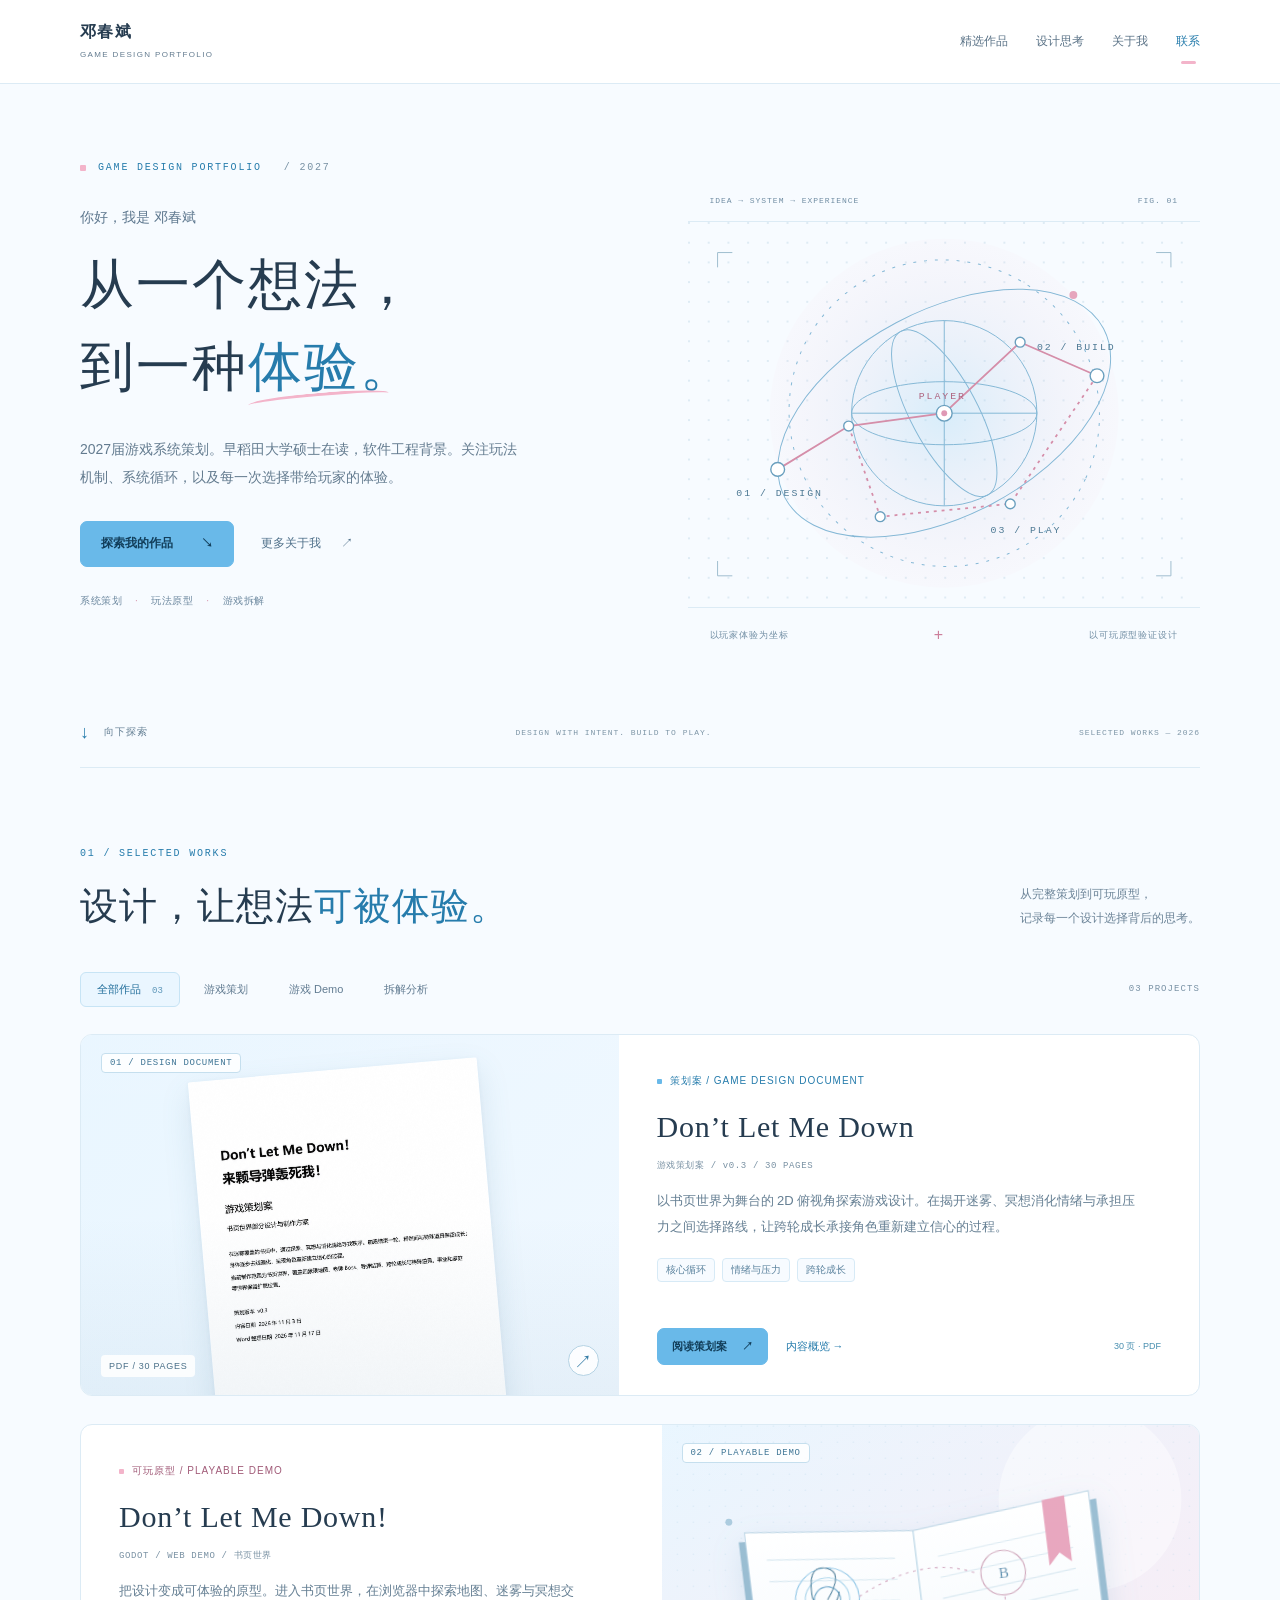
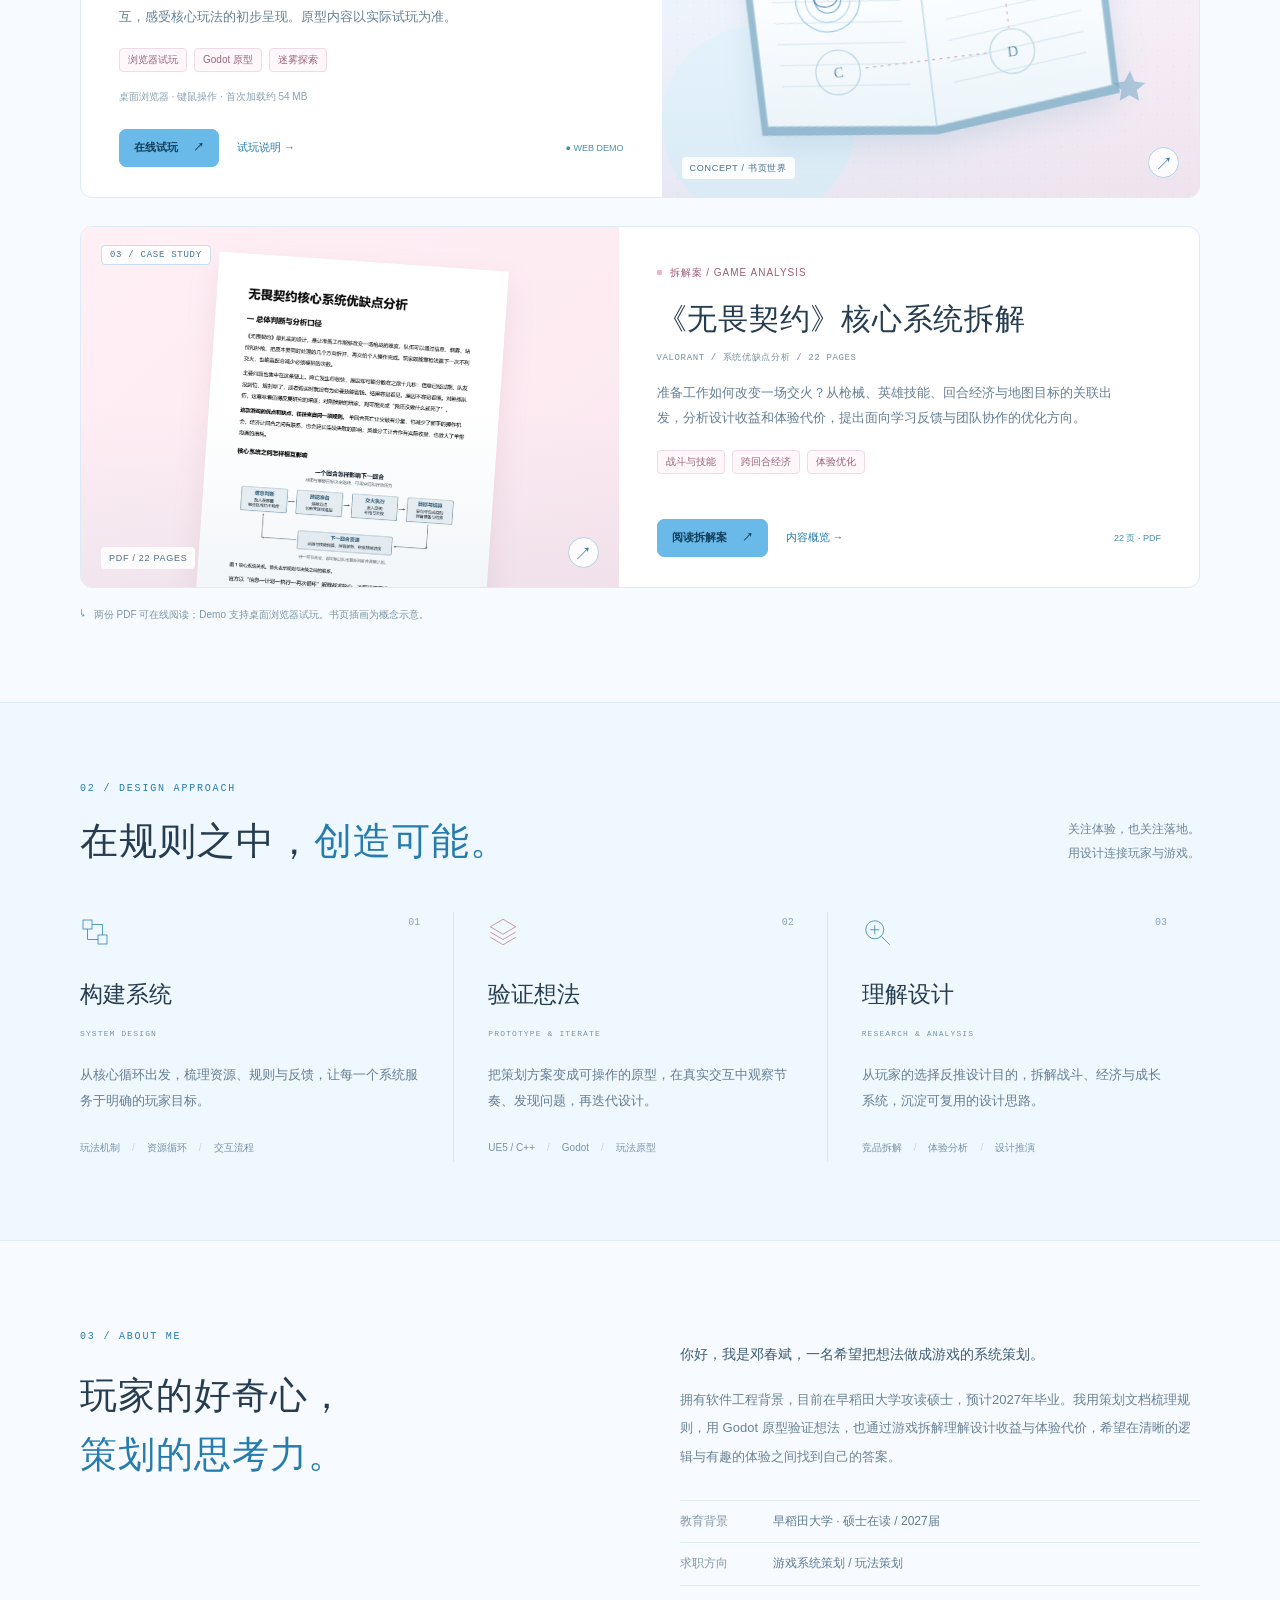
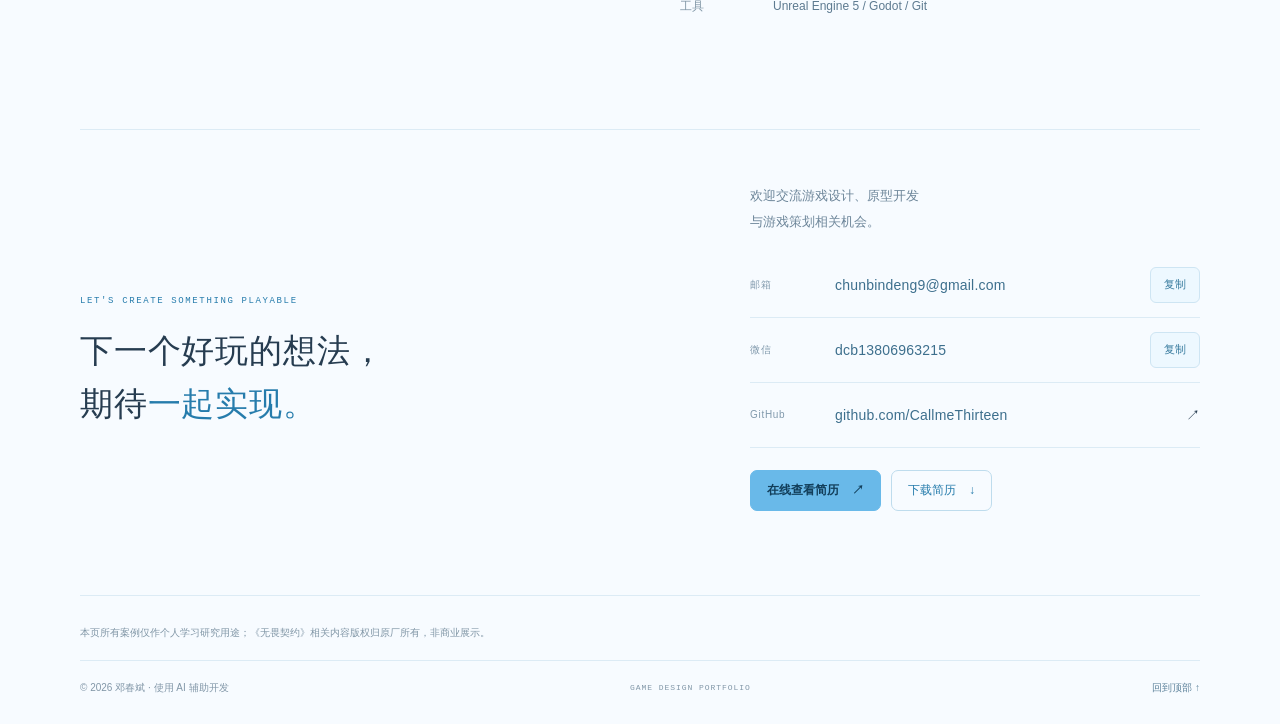
<file: index.html>
<!doctype html>
<html lang="zh-CN">
<head>
  <meta charset="UTF-8">
  <meta name="viewport" content="width=device-width, initial-scale=1">
  <meta name="theme-color" content="#f7fbff">
  <meta name="description" content="邓春斌的游戏策划作品集：Don’t Let Me Down 策划案、Don’t Let Me Down 网页 Demo 与《无畏契约》核心系统拆解。">
  <title>邓春斌 — 游戏策划作品集</title>
  <link rel="icon" href="data:,">
  <link rel="stylesheet" href="styles.css?v=20261118-contact">
  <script defer src="portfolio-data.js?v=20261118-contact"></script>
  <script defer src="portfolio-storage.js"></script>
  <script defer src="app.js?v=20261118-contact"></script>
</head>
<body>
  <a class="skip-link" href="#projects">跳至作品</a>
  <header class="site-header">
    <nav class="container navigation" aria-label="主导航">
      <a class="brand" href="#top" aria-label="邓春斌的作品集首页"><span>邓春斌<small>GAME DESIGN PORTFOLIO</small></span></a>
      <div class="nav-links"><a href="#projects" class="active">精选作品</a><a href="#approach">设计思考</a><a href="#about">关于我</a><a href="#contact">联系</a></div>
      <button class="menu-button" aria-expanded="false" aria-controls="mobile-nav" aria-label="展开导航">☰</button>
    </nav>
    <div id="mobile-nav" class="mobile-nav" hidden><a href="#projects">精选作品</a><a href="#approach">设计思考</a><a href="#about">关于我</a><a href="#contact">联系</a><!--<button data-manage>作品管理 ↗</button></div>-->
  </header>
  <main id="top">
    <section class="hero container" aria-labelledby="hero-heading">
      <div class="hero-copy">
        <div class="eyebrow"><span class="tiny-square"></span> GAME DESIGN PORTFOLIO <span class="eyebrow-year">/ 2027</span></div>
        <p class="hero-intro" id="hero-intro">你好，我是邓春斌</p>
        <h1 id="hero-heading">从一个想法，<br>到一种<span>体验。</span></h1>
        <p class="hero-description" id="hero-description"></p>
        <div class="hero-actions"><a class="button primary" href="#projects">探索我的作品 <span aria-hidden="true">↘</span></a><a class="text-link" href="#about">更多关于我 <span aria-hidden="true">↗</span></a></div>
        <div class="hero-tags"><span>系统策划</span><i>·</i><span>玩法原型</span><i>·</i><span>游戏拆解</span></div>
      </div>
      <div class="hero-visual" aria-label="从设计、原型到体验的概念图">
        <div class="visual-topline"><span>IDEA → SYSTEM → EXPERIENCE</span><span>FIG. 01</span></div>
        <svg viewBox="0 0 520 390" aria-hidden="true" class="system-art">
          <defs><pattern id="dot-grid" width="20" height="20" patternUnits="userSpaceOnUse"><circle cx="1" cy="1" r=".8" fill="#91bad3" opacity=".55"/></pattern><radialGradient id="orb-light"><stop stop-color="#86c9ee" stop-opacity=".28"/><stop offset="1" stop-color="#f5c2d6" stop-opacity=".05"/></radialGradient></defs>
          <rect width="520" height="390" fill="url(#dot-grid)"/><circle cx="260" cy="194" r="177" fill="url(#orb-light)"/>
          <g fill="none" stroke="#85b8d6" stroke-width="1"><ellipse cx="260" cy="194" rx="183" ry="104" transform="rotate(-28 260 194)"/><ellipse cx="260" cy="194" rx="158" ry="155" transform="rotate(25 260 194)" stroke-dasharray="3 8"/><circle cx="260" cy="194" r="94"/><ellipse cx="260" cy="194" rx="94" ry="32"/><ellipse cx="260" cy="194" rx="34" ry="94" transform="rotate(-28 260 194)"/><path d="M166 194h188M260 100v188"/></g>
          <g fill="none" stroke="#d58ea9" stroke-width="1.8"><path d="M91 251 163 207 260 194 337 122 415 156"/><path d="M163 207 195 299 327 286 415 156" stroke-dasharray="3 5"/></g>
          <g fill="#fff" stroke="#699fbe" stroke-width="1.4"><circle cx="91" cy="251" r="7"/><circle cx="163" cy="207" r="5"/><circle cx="260" cy="194" r="8"/><circle cx="337" cy="122" r="5"/><circle cx="415" cy="156" r="7"/><circle cx="195" cy="299" r="5"/><circle cx="327" cy="286" r="5"/></g>
          <circle cx="260" cy="194" r="3" fill="#df99b5"/><circle cx="391" cy="74" r="4" fill="#e6a5bd"/>
          <g fill="#4c7893" font-family="monospace" font-size="10" letter-spacing="2"><text x="49" y="278">01 / DESIGN</text><text x="354" y="130">02 / BUILD</text><text x="307" y="316">03 / PLAY</text><text x="234" y="180" fill="#ae6580">PLAYER</text></g>
          <path d="M30 31h15m-15 0v15M490 31h-15m15 0v15M30 359h15m-15 0v-15M490 359h-15m15 0v-15" stroke="#9fbdcf" fill="none"/>
        </svg>
        <div class="visual-bottomline"><span>以玩家体验为坐标</span><span class="crosshair">+</span><span>以可玩原型验证设计</span></div>
      </div>
      <div class="hero-bottom"><a href="#projects" class="scroll-cue"><span>↓</span> 向下探索</a><p>DESIGN WITH INTENT. BUILD TO PLAY.</p><span class="edition">SELECTED WORKS — <span id="edition-year">2026</span></span></div>
    </section>
    <section id="projects" class="section container" aria-labelledby="projects-heading">
      <div class="section-heading"><div><div class="eyebrow">01 / SELECTED WORKS</div><h2 id="projects-heading">设计，让想法<span class="serif-accent">可被体验。</span></h2></div><p>从完整策划到可玩原型，<br>记录每一个设计选择背后的思考。</p></div>
      <div class="work-toolbar"><div class="filters" role="group" aria-label="筛选作品"><button data-filter="all" class="selected" aria-pressed="true">全部作品 <span>03</span></button><button data-filter="design" aria-pressed="false">游戏策划</button><button data-filter="demo" aria-pressed="false">游戏 Demo</button><button data-filter="analysis" aria-pressed="false">拆解分析</button></div><span id="work-count" class="work-count">03 PROJECTS</span></div>
      <div id="project-grid" class="project-grid" aria-live="polite"></div>
      <p class="art-note"><span>↳</span> 两份 PDF 可在线阅读；Demo 支持桌面浏览器试玩。书页插画为概念示意。</p>
    </section>
    <section id="approach" class="section approach-section" aria-labelledby="approach-heading"><div class="container">
      <div class="section-heading"><div><div class="eyebrow">02 / DESIGN APPROACH</div><h2 id="approach-heading">在规则之中，<span class="serif-accent">创造可能。</span></h2></div><p>关注体验，也关注落地。<br>用设计连接玩家与游戏。</p></div>
      <div class="approach-grid"><article><span class="approach-index">01</span><svg viewBox="0 0 40 40" aria-hidden="true"><rect x="4" y="4" width="12" height="12"/><rect x="24" y="24" width="12" height="12"/><path d="M16 10h14v14M10 16v14h14"/></svg><h3>构建系统</h3><span class="mono">SYSTEM DESIGN</span><p>从核心循环出发，梳理资源、规则与反馈，让每一个系统服务于明确的玩家目标。</p><div class="skill-labels"><span>玩法机制</span><span>资源循环</span><span>交互流程</span></div></article><article><span class="approach-index">02</span><svg viewBox="0 0 40 40" aria-hidden="true"><path d="m20 3 17 10-17 10L3 13Zm-17 17 17 10 17-10M3 27l17 10 17-10"/></svg><h3>验证想法</h3><span class="mono">PROTOTYPE & ITERATE</span><p>把策划方案变成可操作的原型，在真实交互中观察节奏、发现问题，再迭代设计。</p><div class="skill-labels"><span>UE5 / C++</span><span>Godot</span><span>玩法原型</span></div></article><article><span class="approach-index">03</span><svg viewBox="0 0 40 40" aria-hidden="true"><circle cx="17" cy="17" r="12"/><path d="m26 26 11 11M11 17h12M17 11v12"/></svg><h3>理解设计</h3><span class="mono">RESEARCH & ANALYSIS</span><p>从玩家的选择反推设计目的，拆解战斗、经济与成长系统，沉淀可复用的设计思路。</p><div class="skill-labels"><span>竞品拆解</span><span>体验分析</span><span>设计推演</span></div></article></div>
    </div></section>
    <section id="about" class="section container about-section" aria-labelledby="about-heading"><div class="about-title"><div class="eyebrow">03 / ABOUT ME</div><h2 id="about-heading">玩家的好奇心，<br><span class="serif-accent">策划的思考力。</span></h2></div><div class="about-copy"><p class="about-lead" id="about-lead"></p><p id="about-body"></p><dl class="about-facts"><div><dt>教育背景</dt><dd id="education"></dd></div><div><dt>求职方向</dt><dd id="direction"></dd></div><div><dt>工具</dt><dd>Unreal Engine 5 / Godot / Git </dd></div></dl></div></section>
    <section id="contact" class="contact-section container" aria-labelledby="contact-heading"><div><div class="eyebrow">LET'S CREATE SOMETHING PLAYABLE</div><h2 id="contact-heading">下一个好玩的想法，<br>期待<span class="serif-accent">一起实现。</span></h2></div><div class="contact-right"><p>欢迎交流游戏设计、原型开发<br>与游戏策划相关机会。</p><div id="contact-links"></div></div></section>
  </main>
  <footer class="container site-footer"><p class="copyright-statement">本页所有案例仅作个人学习研究用途；《无畏契约》相关内容版权归原厂所有，非商业展示。</p><div class="footer-bottom"><span>© <span id="year">2026</span> <span id="footer-name">邓春斌</span> · 使用 AI 辅助开发</span><span>GAME DESIGN PORTFOLIO</span><a href="#top">回到顶部 ↑</a></div></footer>
  <dialog id="detail-dialog" class="detail-dialog" aria-labelledby="detail-title"><button class="dialog-close" aria-label="关闭项目详情">×</button><div id="detail-content"></div></dialog>
  <dialog id="manager-dialog" class="manager-dialog" aria-labelledby="manager-title"><div class="manager-heading"><div><div class="eyebrow">PORTFOLIO STUDIO</div><h2 id="manager-title">作品管理</h2></div><button class="dialog-close" aria-label="关闭作品管理">×</button></div>
    <div class="local-notice"><strong>本机编辑 · 导出后发布</strong><p>修改和上传仅保存于当前浏览器。点击“导出网站”，解压后上传至 GitHub 仓库，访客才能看到更新。</p></div>
    <div class="manager-tabs" role="group" aria-label="管理内容"><button data-manager-tab="works" class="selected">作品与文件</button><button data-manager-tab="profile">个人资料</button></div>
    <form id="work-form"><div class="project-selector"><label for="edit-project">选择作品</label><div><select id="edit-project"></select><button type="button" id="add-project" class="button small">＋ 新建</button></div></div>
      <div class="form-grid"><label>作品名称<input id="edit-title" required maxlength="100"></label><label>作品类型<select id="edit-category"><option value="design">游戏策划案</option><option value="demo">游戏 Demo</option><option value="analysis">拆解分析</option></select></label></div>
      <label>一句话介绍<textarea id="edit-description" required maxlength="500" rows="3"></textarea></label>
      <div class="form-grid"><label>技术 / 方向<input id="edit-subtitle" maxlength="150" placeholder="UE5 · C++ · 生存叙事"></label><label>标签（用逗号分隔）<input id="edit-tags" maxlength="150" placeholder="背包系统, 生存属性"></label></div>
      <label>设计说明（每行一个要点）<textarea id="edit-notes" rows="4" maxlength="3000"></textarea></label>
      <div class="upload-grid"><div class="file-field"><label>封面图片 <span>JPG / PNG / WebP · ≤ 8 MB</span><input type="file" id="upload-cover" accept="image/png,image/jpeg,image/webp"></label><span id="cover-current" class="file-current"></span><button type="button" data-remove="cover" class="remove-file" hidden>移除文件</button></div><div class="file-field"><label>策划文档 <span>PDF / Office · ≤ 24 MB</span><input type="file" id="upload-document" accept=".pdf,.docx,.pptx,.xlsx,.md,.txt"></label><span id="document-current" class="file-current"></span><button type="button" data-remove="document" class="remove-file" hidden>移除文件</button></div><div class="file-field"><label>游戏 Demo <span>ZIP / 7Z · ≤ 24 MB</span><input type="file" id="upload-demo" accept=".zip,.7z"></label><span id="demo-current" class="file-current"></span><button type="button" data-remove="demo" class="remove-file" hidden>移除文件</button></div></div>
      <p class="field-help">较大的 Demo 建议托管在 itch.io、GitHub Releases 或网盘，再填写链接。压缩包提供下载，不会被当作网页游戏直接运行。</p>
      <label>文档在线链接（可选）<input id="edit-document-url" type="text" inputmode="url" placeholder="https://…"></label><div class="form-grid"><label>Demo / 在线试玩链接（可选）<input id="edit-demo-url" type="text" inputmode="url" placeholder="https://… 或 demo/游戏文件.html"></label><label>演示视频链接（可选）<input id="edit-video-url" type="text" inputmode="url" placeholder="https://www.bilibili.com/video/…"></label></div>
      <p class="form-error" id="work-error" role="alert"></p><div class="form-actions"><button type="submit" class="button primary">保存到本机 <span>↗</span></button><button type="button" id="delete-project" class="danger-button">删除此作品</button></div>
    </form>
    <form id="profile-form" hidden><label>公开署名<input id="profile-name" required maxlength="60"></label><label>首页简介<textarea id="profile-intro" required rows="3" maxlength="500"></textarea></label><label>关于我 · 首段<textarea id="profile-about" rows="2" maxlength="500"></textarea></label><label>关于我 · 补充介绍<textarea id="profile-body" rows="3" maxlength="1000"></textarea></label><div class="form-grid"><label>教育背景<input id="profile-education" maxlength="100"></label><label>求职方向<input id="profile-direction" maxlength="100"></label></div><div class="form-grid"><label>公开联系邮箱<input id="profile-email" type="email" placeholder="hello@example.com"></label><label>公开微信号<input id="profile-wechat" maxlength="100" placeholder="微信号"></label></div><div class="form-grid"><label>GitHub 主页<input id="profile-github" type="url" placeholder="https://github.com/…"></label><label>简历 PDF 地址<input id="profile-resumeUrl" type="text" inputmode="url" maxlength="2048" placeholder="uploads/resume.pdf 或 https://…"></label></div><p class="form-error" id="profile-error" role="alert"></p><button type="submit" class="button primary">保存个人资料 ↗</button></form>
    <div class="publish-panel"><div><h3>让作品被看见</h3><p>导出包含已保存资料和文件的完整网站。<br>未保存的表单修改不会包含在导出中。</p></div><button id="export-site" class="button primary">导出网站 .zip <span>↓</span></button></div><div class="manager-bottom"><a href="README.md" target="_blank" rel="noopener">查看 GitHub Pages 发布说明 ↗</a><button id="reset-local" type="button">清除本机草稿，恢复已发布内容</button></div>
  </dialog>
  <div id="toast" class="toast" role="status" hidden></div>
  <noscript><p class="noscript">请启用 JavaScript 以浏览项目与作品文件。</p></noscript>
</body>
</html>
</file>
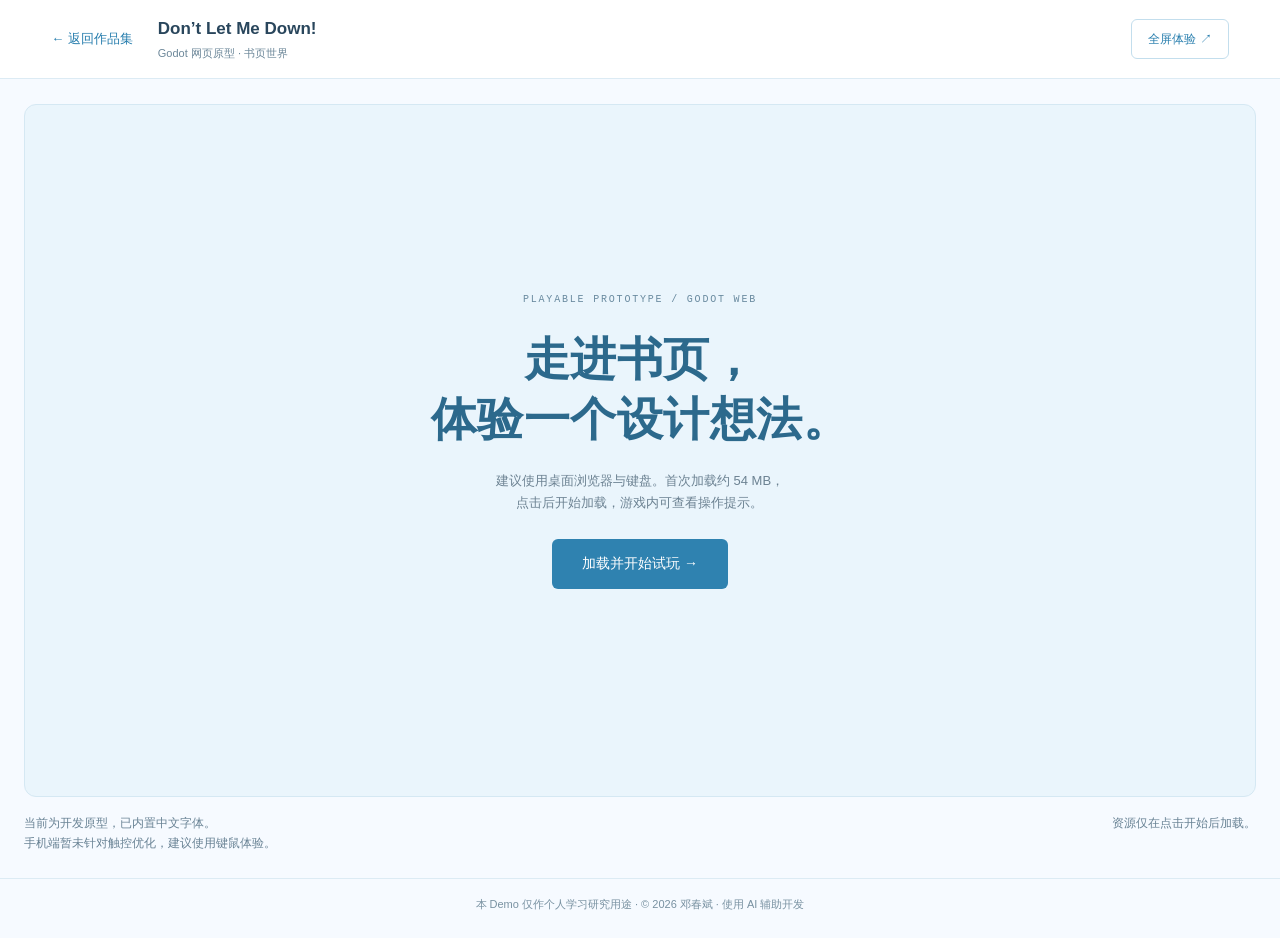
<file: play.html>
<!doctype html>
<html lang="zh-CN">
<head><meta charset="UTF-8"><meta name="viewport" content="width=device-width,initial-scale=1"><meta name="theme-color" content="#f7fbff"><link rel="icon" href="data:,"><title>Don’t Let Me Down! · 网页试玩</title>
<style>
:root{color-scheme:light;--blue:#267dad;--ink:#29465c;--line:#dcebf4}*{box-sizing:border-box}body{margin:0;background:#f6faff;font:14px/1.7 "Segoe UI","Microsoft YaHei",sans-serif;color:var(--ink)}header{min-height:78px;padding:15px 4vw;display:flex;align-items:center;gap:25px;border-bottom:1px solid var(--line);background:#fff}header>a{color:var(--blue);text-decoration:none;font-size:13px}header h1{font-size:17px;font-weight:600;margin:0}header p{font-size:11px;color:#6c8799;margin:0}.tools{margin-left:auto;display:flex;gap:10px}button{border:1px solid #c3deed;background:#fff;border-radius:6px;padding:9px 16px;color:var(--blue);font:inherit;font-size:12px;cursor:pointer}button:hover{background:#eaf6fd}button:focus-visible,a:focus-visible{outline:2px solid #368aba;outline-offset:4px}.stage{margin:25px auto 16px;max-width:1280px;width:calc(100% - 48px);aspect-ratio:16/9;min-height:380px;background:#eaf5fc;border:1px solid #d5e8f3;border-radius:12px;overflow:hidden;position:relative;display:grid;place-items:center}.stage:fullscreen{width:100%;height:100%;border:0;border-radius:0;margin:0}.stage:fullscreen .exit-fullscreen{display:block}iframe{border:0;width:100%;height:100%;position:absolute;inset:0;display:none;background:#172231}.start-screen{text-align:center;padding:28px;max-width:560px}.start-screen .label{font:10px Consolas,monospace;letter-spacing:.18em;color:#698a9f}.start-screen h2{font-size:clamp(26px,4vw,46px);line-height:1.3;letter-spacing:.01em;margin:20px 0;color:#2c698c}.start-screen p{font-size:13px;color:#6c8292;margin:15px 0 25px}.start-screen button{background:#2f82b0;color:#fff;border:0;padding:13px 30px;font-size:14px}.notice{width:calc(100% - 48px);max-width:1280px;margin:0 auto 25px;font-size:12px;color:#688294;display:flex;justify-content:space-between;gap:25px}.notice p{margin:0}.exit-fullscreen{display:none;position:absolute;right:14px;top:12px;z-index:3;background:#fffD}#error{color:#ad5878}footer{text-align:center;padding:16px 24px 24px;color:#7891a1;font-size:11px;border-top:1px solid var(--line)}@media(max-width:700px){header{gap:14px;flex-wrap:wrap;padding:14px 20px}header h1{font-size:15px}.tools{width:100%;margin:0}.stage{width:calc(100% - 24px);min-height:300px;margin-top:13px;aspect-ratio:4/3}.notice{width:calc(100% - 32px);flex-direction:column;gap:9px}.start-screen h2{font-size:30px}.start-screen p{font-size:12px}}
</style></head>
<body><header><a href="index.html#projects">← 返回作品集</a><div><h1>Don’t Let Me Down!</h1><p>Godot 网页原型 · 书页世界</p></div><div class="tools"><button id="reload" hidden>重新加载</button><button id="fullscreen">全屏体验 ↗</button></div></header>
<main><div class="stage" id="game-stage"><div class="start-screen" id="start-screen"><span class="label">PLAYABLE PROTOTYPE / GODOT WEB</span><h2>走进书页，<br>体验一个设计想法。</h2><p>建议使用桌面浏览器与键盘。首次加载约 54 MB，<br>点击后开始加载，游戏内可查看操作提示。</p><button id="start-game">加载并开始试玩 →</button><p id="error" role="alert"></p></div><iframe id="game-frame" title="Don’t Let Me Down! 游戏 Demo" allow="autoplay; fullscreen; gamepad" allowfullscreen></iframe><button class="exit-fullscreen" id="exit-fullscreen">退出全屏 ×</button></div><div class="notice"><p>当前为开发原型，已内置中文字体。<br>手机端暂未针对触控优化，建议使用键鼠体验。</p><p id="status" role="status">资源仅在点击开始后加载。</p></div></main>
<footer>本 Demo 仅作个人学习研究用途 · © 2026 邓春斌 · 使用 AI 辅助开发</footer>
<script>
const stage = document.getElementById('game-stage');
const frame = document.getElementById('game-frame');
const gameUrl = 'demo/dontletmego_demo.html?v=20261117-fonts';
document.getElementById('start-game').addEventListener('click', () => {
  if (location.protocol === 'file:') { document.getElementById('error').textContent = '请通过本地预览服务或 GitHub Pages 打开试玩页。'; return; }
  frame.src = gameUrl;
  frame.style.display = 'block';
  document.getElementById('start-screen').hidden = true;
  document.getElementById('reload').hidden = false;
  document.getElementById('status').textContent = '正在启动游戏，请等待加载画面完成。';
});
document.getElementById('reload').addEventListener('click', () => { frame.src = gameUrl; document.getElementById('status').textContent = '正在重新启动游戏。'; });
document.getElementById('fullscreen').addEventListener('click', async () => { try { if (!document.fullscreenElement) await stage.requestFullscreen(); else await document.exitFullscreen(); } catch { document.getElementById('status').textContent = '当前环境不支持全屏，可继续在页面中试玩。'; } });
document.getElementById('exit-fullscreen').addEventListener('click', () => document.exitFullscreen());
frame.addEventListener('load', () => { if (frame.getAttribute('src')) document.getElementById('status').textContent = '游戏页面已打开，若仍显示进度条请继续等待。'; });
</script></body></html>
</file>
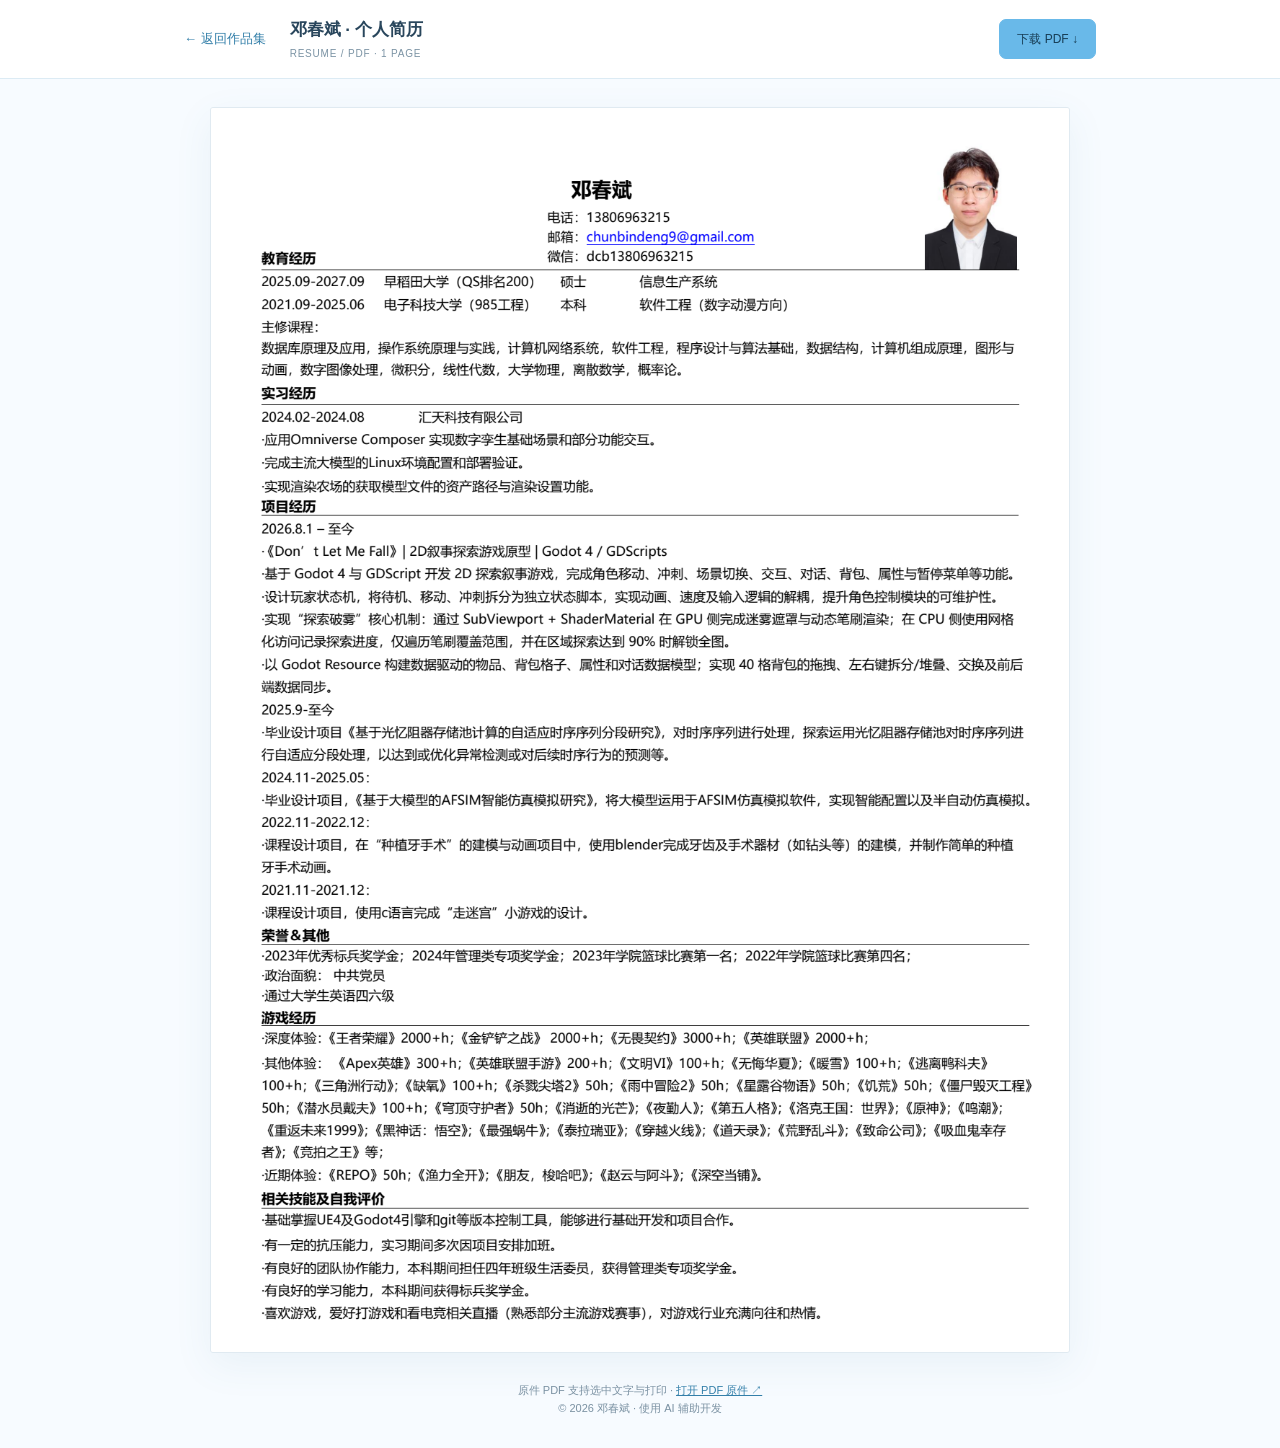
<file: resume.html>
<!doctype html>
<html lang="zh-CN">
<head>
  <meta charset="UTF-8">
  <meta name="viewport" content="width=device-width, initial-scale=1">
  <meta name="theme-color" content="#f7fbff">
  <title>邓春斌 · 个人简历</title>
  <link rel="icon" href="data:,">
  <style>
    *{box-sizing:border-box}body{margin:0;background:#f7fbff;color:#29465c;font:14px/1.7 "Segoe UI","Microsoft YaHei",sans-serif}header{background:#fff;border-bottom:1px solid #dcebf4;position:sticky;top:0;z-index:1}.toolbar{max-width:960px;margin:auto;padding:16px 24px;display:flex;align-items:center;gap:24px}.toolbar>a{color:#337fa9;text-decoration:none;font-size:13px}.toolbar h1{font-size:17px;font-weight:600;margin:0}.toolbar small{display:block;color:#7b93a4;font-size:10px;font-weight:400;letter-spacing:.08em}.toolbar .download{margin-left:auto;background:#69b9e9;color:#183e56;border:1px solid #69b9e9;border-radius:7px;padding:9px 17px;white-space:nowrap;font-size:12px}.toolbar .download:hover{background:#8ecbf0}a:focus-visible{outline:2px solid #267dad;outline-offset:4px}main{max-width:900px;margin:28px auto;padding:0 20px}.resume-sheet{display:block;width:100%;height:auto;background:#fff;border:1px solid #e0eaf1;box-shadow:0 12px 38px #467d9814;border-radius:3px}footer{text-align:center;color:#7a91a2;font-size:11px;margin:24px 20px 30px}footer a{color:#337fa9}@media(max-width:600px){.toolbar{padding:13px 16px;gap:15px;flex-wrap:wrap}.toolbar h1{font-size:15px}.toolbar>a{font-size:12px}.toolbar .download{padding:8px 13px;font-size:11px}main{margin:15px auto;padding:0 10px}.toolbar small{font-size:9px}footer{font-size:10px}}
  </style>
</head>
<body>
  <header><nav class="toolbar" aria-label="简历导航"><a href="index.html#contact">← 返回作品集</a><h1>邓春斌 · 个人简历<small>RESUME / PDF · 1 PAGE</small></h1><a class="download" href="uploads/deng-chunbin-resume.pdf" download="邓春斌-个人简历.pdf">下载 PDF ↓</a></nav></header>
  <main aria-label="个人简历预览"><img class="resume-sheet" src="assets/resume-preview.png" alt="邓春斌的个人简历，包含教育经历、实习经历、项目经历与相关技能。可通过页面上方链接下载包含文字的 PDF 原件。" width="1190" height="1725"></main>
  <footer>原件 PDF 支持选中文字与打印 · <a href="uploads/deng-chunbin-resume.pdf" target="_blank" rel="noopener">打开 PDF 原件 ↗</a><br>© 2026 邓春斌 · 使用 AI 辅助开发</footer>
</body>
</html>
</file>
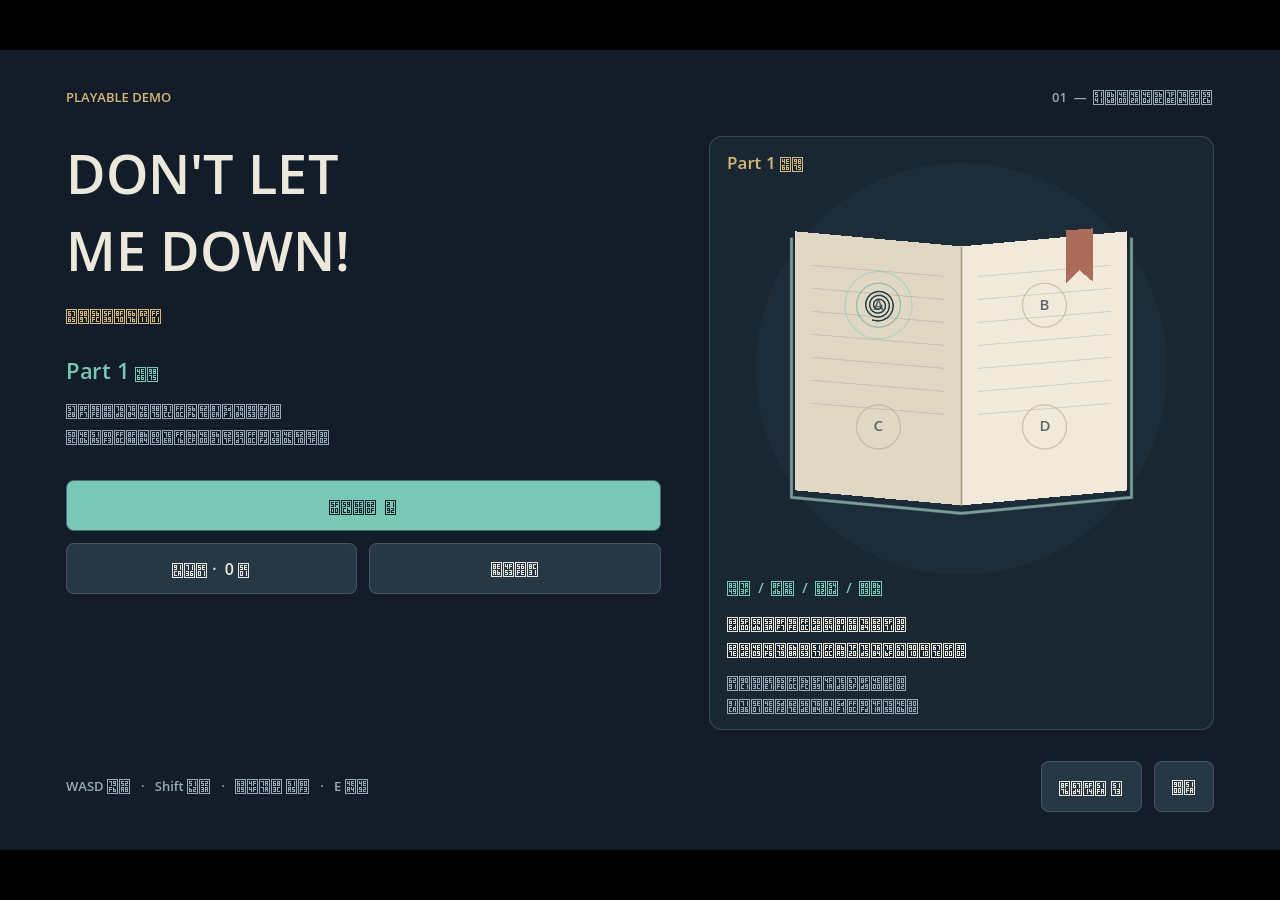
<file: demo/DontLetMeDown_demo.html>
<!DOCTYPE html>
<html lang="en">
	<head>
		<meta charset="utf-8">
		<meta name="viewport" content="width=device-width, user-scalable=no, initial-scale=1.0">
		<title>Don’t Let Me Down!</title>
		<style>
html, body, #canvas {
	margin: 0;
	padding: 0;
	border: 0;
}

body {
	color: white;
	background-color: black;
	overflow: hidden;
	touch-action: none;
}

#canvas {
	display: block;
}

#canvas:focus {
	outline: none;
}

#status, #status-splash, #status-progress {
	position: absolute;
	left: 0;
	right: 0;
}

#status, #status-splash {
	top: 0;
	bottom: 0;
}

#status {
	background-color: #242424;
	display: flex;
	flex-direction: column;
	justify-content: center;
	align-items: center;
	visibility: hidden;
}

#status-splash {
	max-height: 100%;
	max-width: 100%;
	margin: auto;
}

#status-splash.show-image--false {
	display: none;
}

#status-splash.fullsize--true {
	height: 100%;
	width: 100%;
	object-fit: contain;
}

#status-splash.use-filter--false {
	image-rendering: pixelated;
}

#status-progress, #status-notice {
	display: none;
}

#status-progress {
	bottom: 10%;
	width: 50%;
	margin: 0 auto;
}

#status-notice {
	background-color: #5b3943;
	border-radius: 0.5rem;
	border: 1px solid #9b3943;
	color: #e0e0e0;
	font-family: 'Noto Sans', 'Droid Sans', Arial, sans-serif;
	line-height: 1.3;
	margin: 0 2rem;
	overflow: hidden;
	padding: 1rem;
	text-align: center;
	z-index: 1;
}
		</style>
		<link id="-gd-engine-icon" rel="icon" type="image/png" href="DontLetMeDown_demo.icon.png" />
<link rel="apple-touch-icon" href="DontLetMeDown_demo.apple-touch-icon.png"/>

	</head>
	<body>
		<canvas id="canvas">
			Your browser does not support the canvas tag.
		</canvas>

		<noscript>
			Your browser does not support JavaScript.
		</noscript>

		<div id="status">
			<img id="status-splash" class="show-image--true fullsize--true use-filter--true" src="DontLetMeDown_demo.png" alt="">
			<progress id="status-progress"></progress>
			<div id="status-notice"></div>
		</div>

		<script src="DontLetMeDown_demo.js"></script>
		<script>
const GODOT_CONFIG = {"args":[],"canvasResizePolicy":2,"emscriptenPoolSize":8,"ensureCrossOriginIsolationHeaders":true,"executable":"DontLetMeDown_demo","experimentalVK":false,"fileSizes":{"DontLetMeDown_demo.pck":1979492,"DontLetMeDown_demo.wasm":37896978},"focusCanvas":true,"gdextensionLibs":[],"godotPoolSize":4};
const GODOT_THREADS_ENABLED = false;
const engine = new Engine(GODOT_CONFIG);

(function () {
	const statusOverlay = document.getElementById('status');
	const statusProgress = document.getElementById('status-progress');
	const statusNotice = document.getElementById('status-notice');

	let initializing = true;
	let statusMode = '';

	function setStatusMode(mode) {
		if (statusMode === mode || !initializing) {
			return;
		}
		if (mode === 'hidden') {
			statusOverlay.remove();
			initializing = false;
			return;
		}
		statusOverlay.style.visibility = 'visible';
		statusProgress.style.display = mode === 'progress' ? 'block' : 'none';
		statusNotice.style.display = mode === 'notice' ? 'block' : 'none';
		statusMode = mode;
	}

	function setStatusNotice(text) {
		while (statusNotice.lastChild) {
			statusNotice.removeChild(statusNotice.lastChild);
		}
		const lines = text.split('\n');
		lines.forEach((line) => {
			statusNotice.appendChild(document.createTextNode(line));
			statusNotice.appendChild(document.createElement('br'));
		});
	}

	function displayFailureNotice(err) {
		console.error(err);
		if (err instanceof Error) {
			setStatusNotice(err.message);
		} else if (typeof err === 'string') {
			setStatusNotice(err);
		} else {
			setStatusNotice('An unknown error occurred.');
		}
		setStatusMode('notice');
		initializing = false;
	}

	const missing = Engine.getMissingFeatures({
		threads: GODOT_THREADS_ENABLED,
	});

	if (missing.length !== 0) {
		if (GODOT_CONFIG['serviceWorker'] && GODOT_CONFIG['ensureCrossOriginIsolationHeaders'] && 'serviceWorker' in navigator) {
			let serviceWorkerRegistrationPromise;
			try {
				serviceWorkerRegistrationPromise = navigator.serviceWorker.getRegistration();
			} catch (err) {
				serviceWorkerRegistrationPromise = Promise.reject(new Error('Service worker registration failed.'));
			}
			// There's a chance that installing the service worker would fix the issue
			Promise.race([
				serviceWorkerRegistrationPromise.then((registration) => {
					if (registration != null) {
						return Promise.reject(new Error('Service worker already exists.'));
					}
					return registration;
				}).then(() => engine.installServiceWorker()),
				// For some reason, `getRegistration()` can stall
				new Promise((resolve) => {
					setTimeout(() => resolve(), 2000);
				}),
			]).then(() => {
				// Reload if there was no error.
				window.location.reload();
			}).catch((err) => {
				console.error('Error while registering service worker:', err);
			});
		} else {
			// Display the message as usual
			const missingMsg = 'Error\nThe following features required to run Godot projects on the Web are missing:\n';
			displayFailureNotice(missingMsg + missing.join('\n'));
		}
	} else {
		setStatusMode('progress');
		engine.startGame({
			'onProgress': function (current, total) {
				if (current > 0 && total > 0) {
					statusProgress.value = current;
					statusProgress.max = total;
				} else {
					statusProgress.removeAttribute('value');
					statusProgress.removeAttribute('max');
				}
			},
		}).then(() => {
			setStatusMode('hidden');
		}, displayFailureNotice);
	}
}());
		</script>
	</body>
</html>
</file>
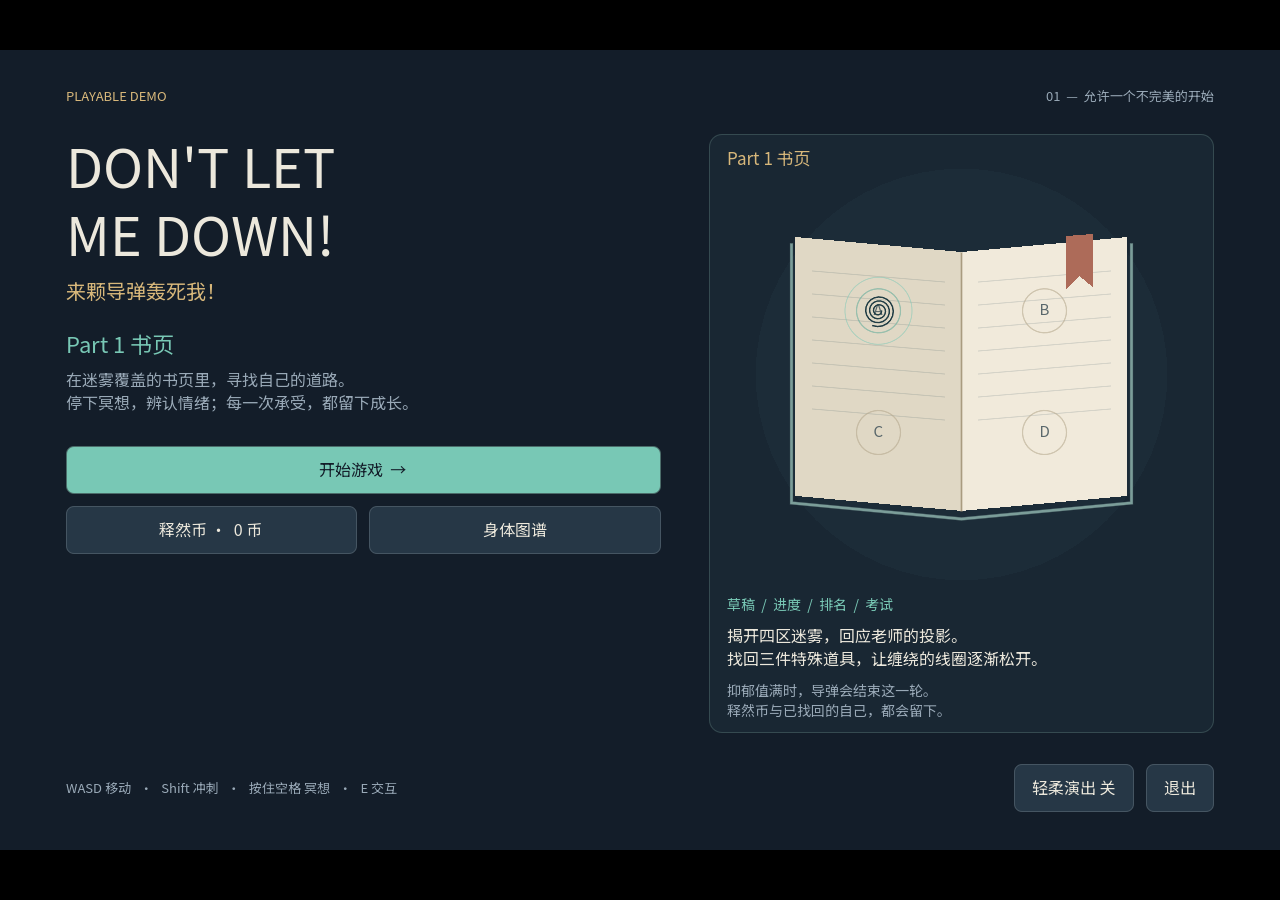
<file: demo/dontletmego_demo.html>
<!DOCTYPE html>
<html lang="en">
	<head>
		<meta charset="utf-8">
		<meta name="viewport" content="width=device-width, user-scalable=no, initial-scale=1.0">
		<title>Don’t Let Me Down! — 书页世界 Demo</title>
		<style>
html, body, #canvas {
	margin: 0;
	padding: 0;
	border: 0;
}

body {
	color: white;
	background-color: black;
	overflow: hidden;
	touch-action: none;
}

#canvas {
	display: block;
}

#canvas:focus {
	outline: none;
}

#status, #status-splash, #status-progress {
	position: absolute;
	left: 0;
	right: 0;
}

#status, #status-splash {
	top: 0;
	bottom: 0;
}

#status {
	background-color: #242424;
	display: flex;
	flex-direction: column;
	justify-content: center;
	align-items: center;
	visibility: hidden;
}

#status-splash {
	max-height: 100%;
	max-width: 100%;
	margin: auto;
}

#status-splash.show-image--false {
	display: none;
}

#status-splash.fullsize--true {
	height: 100%;
	width: 100%;
	object-fit: contain;
}

#status-splash.use-filter--false {
	image-rendering: pixelated;
}

#status-progress, #status-notice {
	display: none;
}

#status-progress {
	bottom: 10%;
	width: 50%;
	margin: 0 auto;
}

#status-notice {
	background-color: #5b3943;
	border-radius: 0.5rem;
	border: 1px solid #9b3943;
	color: #e0e0e0;
	font-family: 'Noto Sans', 'Droid Sans', Arial, sans-serif;
	line-height: 1.3;
	margin: 0 2rem;
	overflow: hidden;
	padding: 1rem;
	text-align: center;
	z-index: 1;
}
		</style>
		<link id="-gd-engine-icon" rel="icon" type="image/png" href="dontletmego_demo.icon.png" />
<link rel="apple-touch-icon" href="dontletmego_demo.apple-touch-icon.png"/>

	</head>
	<body>
		<canvas id="canvas">
			Your browser does not support the canvas tag.
		</canvas>

		<noscript>
			Your browser does not support JavaScript.
		</noscript>

		<div id="status">
			<img id="status-splash" class="show-image--true fullsize--true use-filter--true" src="dontletmego_demo.png" alt="">
			<progress id="status-progress"></progress>
			<div id="status-notice"></div>
		</div>

		<script src="dontletmego_demo.js"></script>
		<script>
const GODOT_CONFIG = {"args":[],"canvasResizePolicy":2,"emscriptenPoolSize":8,"ensureCrossOriginIsolationHeaders":true,"executable":"dontletmego_demo","experimentalVK":false,"fileSizes":{"dontletmego_demo.pck":15276224,"dontletmego_demo.wasm":37896978},"focusCanvas":true,"gdextensionLibs":[],"godotPoolSize":4};
const GODOT_THREADS_ENABLED = false;
const engine = new Engine(GODOT_CONFIG);

(function () {
	const statusOverlay = document.getElementById('status');
	const statusProgress = document.getElementById('status-progress');
	const statusNotice = document.getElementById('status-notice');

	let initializing = true;
	let statusMode = '';

	function setStatusMode(mode) {
		if (statusMode === mode || !initializing) {
			return;
		}
		if (mode === 'hidden') {
			statusOverlay.remove();
			initializing = false;
			return;
		}
		statusOverlay.style.visibility = 'visible';
		statusProgress.style.display = mode === 'progress' ? 'block' : 'none';
		statusNotice.style.display = mode === 'notice' ? 'block' : 'none';
		statusMode = mode;
	}

	function setStatusNotice(text) {
		while (statusNotice.lastChild) {
			statusNotice.removeChild(statusNotice.lastChild);
		}
		const lines = text.split('\n');
		lines.forEach((line) => {
			statusNotice.appendChild(document.createTextNode(line));
			statusNotice.appendChild(document.createElement('br'));
		});
	}

	function displayFailureNotice(err) {
		console.error(err);
		if (err instanceof Error) {
			setStatusNotice(err.message);
		} else if (typeof err === 'string') {
			setStatusNotice(err);
		} else {
			setStatusNotice('An unknown error occurred.');
		}
		setStatusMode('notice');
		initializing = false;
	}

	const missing = Engine.getMissingFeatures({
		threads: GODOT_THREADS_ENABLED,
	});

	if (missing.length !== 0) {
		if (GODOT_CONFIG['serviceWorker'] && GODOT_CONFIG['ensureCrossOriginIsolationHeaders'] && 'serviceWorker' in navigator) {
			let serviceWorkerRegistrationPromise;
			try {
				serviceWorkerRegistrationPromise = navigator.serviceWorker.getRegistration();
			} catch (err) {
				serviceWorkerRegistrationPromise = Promise.reject(new Error('Service worker registration failed.'));
			}
			// There's a chance that installing the service worker would fix the issue
			Promise.race([
				serviceWorkerRegistrationPromise.then((registration) => {
					if (registration != null) {
						return Promise.reject(new Error('Service worker already exists.'));
					}
					return registration;
				}).then(() => engine.installServiceWorker()),
				// For some reason, `getRegistration()` can stall
				new Promise((resolve) => {
					setTimeout(() => resolve(), 2000);
				}),
			]).then(() => {
				// Reload if there was no error.
				window.location.reload();
			}).catch((err) => {
				console.error('Error while registering service worker:', err);
			});
		} else {
			// Display the message as usual
			const missingMsg = 'Error\nThe following features required to run Godot projects on the Web are missing:\n';
			displayFailureNotice(missingMsg + missing.join('\n'));
		}
	} else {
		setStatusMode('progress');
		engine.startGame({
			'onProgress': function (current, total) {
				if (current > 0 && total > 0) {
					statusProgress.value = current;
					statusProgress.max = total;
				} else {
					statusProgress.removeAttribute('value');
					statusProgress.removeAttribute('max');
				}
			},
		}).then(() => {
			setStatusMode('hidden');
		}, displayFailureNotice);
	}
}());
		</script>
	</body>
</html>
</file>
<file: styles.css>
@charset "UTF-8";
:root{--bg:#f7fbff;--panel:#fff;--panel-dark:#fff;--line:#dcebf5;--text:#263c50;--muted:#637b8f;--blue:#69b9e9;--blue-deep:#267cac;--blue-light:#eaf6ff;--pink:#f3b4ca;--pink-light:#fff0f5;--gold:var(--blue-deep);--gold-light:#18628e;--serif:Georgia,"Noto Serif SC","Source Han Serif SC","Songti SC",SimSun,serif;--sans:"Segoe UI","Microsoft YaHei","PingFang SC",sans-serif;--mono:"Consolas","Courier New",monospace}
*{box-sizing:border-box}html{scroll-behavior:smooth;scroll-padding-top:100px}body{margin:0;background:var(--bg);color:var(--text);font-family:var(--sans);font-size:14px;line-height:1.8;-webkit-font-smoothing:antialiased}body:has(dialog[open]){overflow:hidden}a{color:inherit;text-decoration:none}button,input,select,textarea{font:inherit}button,a,input,select,textarea{-webkit-tap-highlight-color:transparent}button{cursor:pointer;color:inherit;background:none;border:0}button:disabled{cursor:wait;opacity:.55}button:focus-visible,a:focus-visible,input:focus-visible,textarea:focus-visible,select:focus-visible{outline:2px solid var(--blue-deep);outline-offset:5px}img{display:block;max-width:100%}h1,h2,h3,p{margin:0}h1,h2,h3{font-weight:400}h2{font-family:var(--serif);font-size:38px;letter-spacing:.025em;line-height:1.5}::selection{background:var(--pink);color:var(--text)}[hidden]{display:none!important}.container{width:min(1120px,calc(100% - 96px));margin-inline:auto}.skip-link{position:fixed;top:-60px;left:20px;z-index:100;background:var(--blue);color:#123e5a;padding:8px 16px;border-radius:8px}.skip-link:focus{top:10px}
.site-header{height:84px;position:sticky;top:0;background:#ffffffed;backdrop-filter:blur(16px);z-index:20;border-bottom:1px solid var(--line)}.navigation{height:100%;display:flex;align-items:center;gap:36px}.brand{display:flex;align-items:center;gap:12px;margin-right:auto;line-height:1.3;font-size:16px;font-weight:600;letter-spacing:.08em}.brand small{display:block;color:var(--muted);font-size:8px;letter-spacing:.17em;margin-top:7px;font-weight:400}.brand-symbol{display:none}.nav-links{display:flex;gap:28px;font-size:12px;color:#5c7488}.nav-links a{position:relative;transition:color .2s}.nav-links a:hover,.nav-links a.active{color:var(--blue-deep)}.nav-links a.active:after{content:"";position:absolute;width:15px;height:3px;border-radius:2px;bottom:-12px;left:calc(50% - 7px);background:var(--pink)}.manage-button{border:1px solid #b9dced;border-radius:7px;padding:8px 16px;font-size:11px;color:#376f91;display:flex;gap:19px;align-items:center;background:#f8fcff;transition:background .2s,border-color .2s}.manage-button:hover{border-color:var(--blue);background:var(--blue-light)}.menu-button{display:none}.mobile-nav{border-bottom:1px solid var(--line);background:var(--panel);padding:20px 24px;gap:20px;flex-wrap:wrap}
.hero{display:grid;grid-template-columns:1.08fr 1fr;column-gap:54px;padding-top:76px;position:relative}.eyebrow{font-family:var(--mono);font-size:10px;letter-spacing:.18em;color:var(--blue-deep);display:flex;gap:12px;align-items:center;line-height:1.5}.tiny-square{width:6px;height:6px;background:var(--pink);display:inline-block;border-radius:1px}.eyebrow-year{color:#7891a4;padding-left:10px}.hero-intro{color:#5d778e;font-size:14px;margin:30px 0 15px}.hero h1{font-size:clamp(42px,4.25vw,60px);font-family:var(--serif);line-height:1.5;letter-spacing:.035em}.hero h1 span{color:var(--blue-deep);position:relative}.hero h1 span:after{content:"";position:absolute;bottom:-8px;left:0;width:84%;height:9px;border-top:3px solid var(--pink);border-radius:50%;transform:rotate(-5deg)}.hero-description{max-width:450px;color:var(--muted);font-size:14px;line-height:2;margin-top:27px}.hero-actions{display:flex;gap:27px;align-items:center;margin-top:30px}.button{display:inline-flex;justify-content:center;align-items:center;gap:28px;padding:11px 20px;border:1px solid #b9dced;border-radius:7px;font-size:12px;font-weight:500;line-height:1.8;transition:background .2s,border-color .2s,transform .2s}.button:hover{background:var(--blue-light);border-color:var(--blue);transform:translateY(-1px)}.button.primary{background:var(--blue);border-color:var(--blue);color:#123e5a;font-weight:600}.button.primary:hover{background:#8ecdf2;border-color:#8ecdf2}.text-link{display:inline-flex;align-items:center;gap:20px;font-size:12px;color:#4f708a}.text-link:hover{color:var(--blue-deep)}.hero-tags{display:flex;gap:13px;color:#6b879e;font-size:10px;letter-spacing:.05em;margin-top:25px}.hero-tags i{color:#d899b0;font-style:normal}.hero-visual{margin-top:34px;align-self:center;min-width:0}.visual-topline,.visual-bottomline{display:flex;justify-content:space-between;align-items:center;font-family:var(--mono);font-size:8px;letter-spacing:.12em;color:#708da3}.visual-topline{padding:0 22px 13px;border-bottom:1px solid var(--line)}.visual-bottomline{padding:13px 22px 0;border-top:1px solid var(--line);font-family:var(--sans);font-size:9px;letter-spacing:.1em}.crosshair{font-size:16px;color:#cc7f9b}.system-art{display:block;width:100%;height:auto}.hero-bottom{grid-column:1/-1;display:flex;align-items:center;justify-content:space-between;border-bottom:1px solid var(--line);padding:42px 0 24px;margin-top:30px;color:#7d95a6;font:8px var(--mono);letter-spacing:.12em}.hero-bottom p{font-size:8px}.scroll-cue{display:flex;align-items:center;gap:14px;font-family:var(--sans);font-size:10px;letter-spacing:.1em;color:#627d92}.scroll-cue span{font-size:18px;color:var(--blue-deep)}
.section{padding-block:78px}.section-heading{display:flex;align-items:flex-end;justify-content:space-between;gap:25px;margin-bottom:37px}.section-heading .eyebrow{margin-bottom:17px}.serif-accent{color:var(--blue-deep)}.section-heading>p{font-size:12px;color:#6c8498;line-height:2;max-width:260px;padding-bottom:5px}.work-toolbar{display:flex;justify-content:space-between;align-items:center;margin-bottom:27px}.filters{display:flex;gap:7px;flex-wrap:wrap}.filters button{padding:7px 16px;color:#617b91;font-size:11px;border:1px solid transparent;border-radius:6px;transition:background .2s,color .2s}.filters button.selected{border-color:#c7e4f5;background:#eaf6ff;color:#206d9a}.filters button:hover{background:#eef7fd;color:#206d9a}.filters button span{font:9px var(--mono);opacity:.7;margin-left:8px}.work-count{font:9px var(--mono);letter-spacing:.12em;color:#7891a4}
.project-grid{display:grid;grid-template-columns:1fr;gap:28px}.project,.project.featured,.project.demo,.project.analysis{grid-column:1/-1;display:grid;grid-template-columns:1fr 1.08fr;min-width:0;min-height:360px;border:1px solid var(--line);border-radius:12px;overflow:hidden;background:var(--panel);transition:border-color .25s,transform .25s,box-shadow .25s}.project:hover{border-color:#b9dcee;transform:translateY(-3px);box-shadow:0 12px 32px #6d9fbd13}.project-visual{position:relative;overflow:hidden;min-height:340px;background:var(--blue-light);display:block;border:0;padding:0;width:100%;text-align:left}.project-visual img{display:block;width:100%;height:100%;object-fit:cover;position:absolute;inset:0;transition:transform .6s}.project:hover .project-visual img:not(.doc-page){transform:scale(1.025)}.project-visual:after{content:"";position:absolute;inset:0;background:linear-gradient(180deg,#ffffff09,transparent 50%,#396f9810);pointer-events:none}.project-number{position:absolute;top:18px;left:20px;z-index:2;font:9px var(--mono);color:#3e7595;border:1px solid #c5dfee;border-radius:4px;padding:4px 8px;background:#ffffffdf;letter-spacing:.08em}.cover-label{position:absolute;bottom:18px;left:20px;color:#496f88;background:#ffffffdc;padding:3px 8px;border-radius:4px;font-size:9px;letter-spacing:.08em;z-index:2}.cover-arrow{position:absolute;bottom:19px;right:20px;z-index:2;width:31px;height:31px;display:grid;place-items:center;border:1px solid #b5d3e4;border-radius:50%;color:#357da6;font-size:18px;background:#ffffffd9}.project-content,.featured .project-content,.analysis .project-content{padding:37px 38px 30px;display:flex;flex-direction:column;align-items:flex-start}.project-category{font-size:10px;letter-spacing:.1em;color:var(--blue-deep);display:flex;align-items:center;gap:8px;margin-bottom:14px}.project-category:before{content:"";width:5px;height:5px;border-radius:1px;background:var(--blue)}.project h3,.featured h3{font-family:var(--serif);font-size:30px;letter-spacing:.025em;line-height:1.5;margin-bottom:10px}.project-subtitle{font:9px var(--mono);letter-spacing:.07em;color:#7991a3;margin-bottom:16px}.project-description{font-size:13px;color:#657f93;line-height:1.95;max-width:480px}.project-tags{display:flex;flex-wrap:wrap;gap:7px;margin-top:19px}.project-tags span{font-size:10px;color:#5a829d;border:1px solid #d7eaf6;background:#f7fbff;padding:2px 8px;border-radius:4px}.project-footer{width:100%;margin-top:auto;padding-top:23px;display:flex;align-items:center;justify-content:space-between;gap:10px}.project-footer button{color:var(--blue-deep);padding:0;font-size:12px;white-space:nowrap;font-weight:500}.project-footer button:hover{color:#145c87}.asset-status{display:flex;gap:10px;font-size:9px;color:#8296a6;flex-wrap:wrap}.asset-status .available{color:#478eaf}.project.demo{grid-template-columns:1.08fr 1fr}.project.demo .project-visual{order:2;background:#eaf5ff}.project.demo .project-content{order:1}.project.demo .project-category{color:#a15b78}.project.demo .project-category:before{background:var(--pink)}.project.demo .project-tags span{color:#95647a;border-color:#f1d9e5;background:#fff7fa}.project.analysis .project-visual{background:#fff0f5;display:flex;align-items:center;justify-content:center}.analysis .project-category{color:#a15b78}.analysis .project-category:before{background:var(--pink)}.analysis .project-tags span{color:#95647a;border-color:#f1d9e5;background:#fff7fa}
.document-preview{background:linear-gradient(135deg,#e9f6ff,#f0f8ff)!important;display:flex!important;align-items:flex-start!important;justify-content:center!important;min-height:360px}.analysis .document-preview{background:linear-gradient(135deg,#fff0f5,#fce8f0)!important}.project-visual img.doc-page,.project.featured .project-visual img.doc-page{position:relative;inset:auto;width:58%;height:auto;max-width:290px;min-height:0;aspect-ratio:auto;object-fit:contain;margin:34px auto -100px;transform:rotate(-5deg);transform-origin:center;box-shadow:0 12px 30px #487d9b26,0 1px 4px #466b7d10;border-radius:2px;transition:transform .4s,box-shadow .4s}.project:hover .document-preview img.doc-page{transform:rotate(-3deg) translateY(-4px);box-shadow:0 17px 34px #487d9b30}.analysis .document-preview img.doc-page{transform:rotate(4deg);box-shadow:0 12px 30px #a56d8a24}.analysis:hover .document-preview img.doc-page{transform:rotate(2deg) translateY(-4px)}
.valorant-art{width:100%;height:100%;position:absolute;inset:0;background:repeating-linear-gradient(0deg,transparent,transparent 39px,#d9e7f1 40px),repeating-linear-gradient(90deg,transparent,transparent 39px,#d9e7f1 40px)}.valorant-art svg{height:100%;width:100%;position:absolute;inset:0}.valorant-word{position:absolute;bottom:30px;left:32px;color:#8c647a;font:9px var(--mono);letter-spacing:.25em}.analysis-axes{display:flex;gap:24px;margin-top:20px;color:#8592a0;font:8px var(--mono);letter-spacing:.08em}.analysis-axes span:before{content:"+ ";color:#c67f9a}.art-note{margin-top:18px;font-size:10px;color:#7d94a6;line-height:1.8}.art-note span{color:var(--blue-deep);margin-right:6px}
.approach-section{border-block:1px solid var(--line);background:#f0f8ff}.approach-grid{display:grid;grid-template-columns:repeat(3,1fr);margin-top:42px}.approach-grid article{position:relative;padding:5px 34px 5px 0}.approach-grid article+article{border-left:1px solid #d5e8f4;padding-left:34px}.approach-index{position:absolute;right:33px;top:5px;font:10px var(--mono);color:#8ba4b6}.approach-grid svg{width:30px;height:30px;stroke:var(--blue-deep);stroke-width:1;fill:none;margin-bottom:24px}.approach-grid article:nth-child(2) svg{stroke:#bf7894}.approach-grid h3{font:23px var(--serif);margin-bottom:9px}.mono{font:8px var(--mono);letter-spacing:.14em;color:#7a93a8}.approach-grid p{font-size:13px;line-height:2;color:#637d92;margin-top:18px}.skill-labels{display:flex;gap:12px;flex-wrap:wrap;font-size:10px;color:#7691a7;margin-top:25px}.skill-labels span+span:before{content:"/";padding-right:12px;color:#c1d9e8}
.about-section{display:grid;grid-template-columns:1fr 1fr;gap:80px;padding-block:88px}.about-title .eyebrow{margin-bottom:22px}.about-title h2{font-size:37px;line-height:1.6}.about-signature{font:italic 34px var(--serif);margin-top:33px;color:#81abc6;display:flex;align-items:center;gap:32px}.about-signature span{font-size:22px;color:#ce819e}.about-copy{padding-top:12px;min-width:0}.about-copy .about-lead{color:#3d5b72;font-size:14px;line-height:1.9;margin-bottom:18px}.about-copy>p{color:#6a8295;font-size:13px;line-height:2.2}.about-facts{margin-top:28px}.about-facts div{display:grid;grid-template-columns:78px 1fr;padding-block:10px;border-top:1px solid var(--line);font-size:12px;gap:15px}.about-facts dt{color:#8297a7}.about-facts dd{margin:0;color:#5d7a90}.contact-section{border-block:1px solid var(--line);display:grid;grid-template-columns:1.2fr 1fr;align-items:center;gap:70px;padding-block:53px}.contact-section .eyebrow{font-size:9px;margin-bottom:17px}.contact-section h2{font-size:33px;line-height:1.6}.contact-right{justify-self:end;min-width:230px}.contact-right p{font-size:13px;line-height:2;color:#6c8599}.contact-right a{display:flex;align-items:center;justify-content:space-between;gap:30px;border-bottom:1px solid #b9d9eb;padding-block:11px;margin-top:8px;color:var(--blue-deep);font-size:12px;overflow-wrap:anywhere}
.site-footer{padding-block:27px;color:#8297a8;font-size:10px}.site-footer a{color:#5d829b}.site-footer>span:nth-child(2){font:8px var(--mono);letter-spacing:.12em}.copyright-statement{font-size:10px;line-height:1.9;color:#8096a6;padding-bottom:18px;max-width:850px}.footer-bottom{display:flex;justify-content:space-between;align-items:center;gap:20px;border-top:1px solid var(--line);padding-top:18px}.footer-bottom>span:nth-child(2){font:8px var(--mono);letter-spacing:.12em}.empty-message{grid-column:1/-1;padding:60px;color:var(--muted);border:1px solid var(--line);border-radius:12px;background:var(--panel);text-align:center}
/* Reading and editing retain the same calm, light palette. */
 dialog{background:var(--panel);color:var(--text);border:1px solid #c9e3f3;border-radius:14px;width:min(780px,calc(100% - 32px));max-height:90dvh;overflow-y:auto;padding:36px;box-shadow:0 25px 100px #3c749345}dialog::backdrop{background:#59788c66;backdrop-filter:blur(5px)}.dialog-close{font-size:26px;line-height:1;width:36px;height:36px;color:#63869e;display:grid;place-items:center;border:1px solid var(--line);border-radius:50%;background:#f8fcff;position:absolute;right:20px;top:20px;z-index:2}.dialog-close:hover{color:var(--blue-deep);background:var(--blue-light)}.detail-dialog{padding:0}.detail-image{height:265px;object-fit:cover;width:100%;background:var(--blue-light)}.detail-body{padding:30px 35px 35px}.detail-body h2{font-size:30px;margin:12px 40px 6px 0}.detail-body .intro{font-size:14px;color:var(--muted);line-height:2;margin:20px 0}.detail-body h3{font-size:15px;margin:26px 0 14px;color:var(--blue-deep)}.detail-notes{padding:0;margin:0;list-style:none;counter-reset:notes}.detail-notes li{position:relative;font-size:14px;color:#617e92;line-height:1.9;margin-block:12px;padding-left:29px;counter-increment:notes}.detail-notes li:before{content:counter(notes,decimal-leading-zero);position:absolute;left:0;top:2px;font:10px var(--mono);color:#89abc2}.resource-list{display:grid;gap:10px}.resource{display:flex;align-items:center;justify-content:space-between;gap:14px;padding:15px;border:1px solid var(--line);border-radius:7px;font-size:13px;background:#fbfdff}.resource span{display:block;font-size:10px;color:#7a94a8;margin-top:3px}.resource a{color:var(--blue-deep);font-size:12px;white-space:nowrap}.resource .not-ready{color:#8ea2b0;font-size:11px}.detail-footnote{font-size:10px;color:#8ba0af;margin-top:17px}
.manager-dialog{width:min(860px,calc(100% - 32px));padding:30px 35px}.manager-heading{display:flex;justify-content:space-between;margin-bottom:22px}.manager-heading h2{font:28px var(--serif);margin-top:8px}.manager-heading .dialog-close{top:27px;right:27px}.local-notice{background:#edf7ff;border:1px solid #d3e9f7;padding:14px 17px;border-radius:8px}.local-notice strong{color:#337da5;font-size:12px;font-weight:600}.local-notice p{color:#68879e;font-size:11px;margin-top:5px;line-height:1.8}.manager-tabs{display:flex;border-bottom:1px solid var(--line);gap:20px;margin:21px 0}.manager-tabs button{padding:10px 0;border-bottom:2px solid transparent;font-size:12px;color:#7b91a2}.manager-tabs button.selected{color:var(--blue-deep);border-bottom-color:var(--blue)}form>label,.form-grid label,.project-selector>label{display:flex;flex-direction:column;font-size:11px;color:#56768f;gap:7px;margin-bottom:16px}input:not([type=file]),select,textarea{background:#fbfdff;color:var(--text);padding:10px 12px;border:1px solid #d2e6f3;border-radius:6px;min-width:0;width:100%;font-size:12px;transition:border-color .2s,box-shadow .2s}input:not([type=file]):focus,select:focus,textarea:focus{border-color:var(--blue);box-shadow:0 0 0 3px #69b9e915}input::placeholder,textarea::placeholder{color:#9aafbe}textarea{resize:vertical}select option{background:var(--panel)}.form-grid{display:grid;grid-template-columns:1fr 1fr;gap:18px}.project-selector{margin-bottom:18px}.project-selector>div{display:flex;gap:12px}.project-selector select{flex:1}.button.small{padding:7px 15px;white-space:nowrap}.upload-grid{display:grid;grid-template-columns:repeat(3,1fr);gap:12px}.file-field{border:1px dashed #b7d6e9;padding:14px;background:#f5fbff;min-width:0;border-radius:8px}.file-field:nth-child(2){background:#fff8fb;border-color:#e9c9d8}.file-field label{font-size:11px;color:#54748c;display:block}.file-field label>span{display:block;font:8px var(--mono);color:#88a1b3;margin-block:6px}.file-field input{display:block;width:100%;font-size:9px;color:#7692a6;margin-top:13px}.file-field input::file-selector-button{font-size:9px;border:1px solid #c4deee;padding:5px 7px;background:#e8f5fd;color:#37799f;margin-right:6px;cursor:pointer;border-radius:4px}.file-current{display:block;font-size:9px;color:#5b92b3;overflow-wrap:anywhere;margin-top:9px}.remove-file{padding:4px 0 0;color:#aa6380;font-size:9px}.field-help{font-size:10px;color:#8299aa;line-height:1.8;margin:12px 0 20px}.form-actions{display:flex;justify-content:space-between;align-items:center;margin-top:16px}.danger-button{font-size:11px;color:#ae657e}.form-error{color:#b05070;font-size:11px;margin:10px 0;white-space:pre-wrap}.publish-panel{display:flex;align-items:center;justify-content:space-between;gap:20px;border-top:1px solid var(--line);margin-top:30px;padding-top:24px}.publish-panel h3{font-size:16px;color:var(--blue-deep);margin-bottom:7px}.publish-panel p{font-size:10px;color:#7892a5}.manager-bottom{display:flex;justify-content:space-between;gap:20px;border-top:1px solid var(--line);padding-top:19px;margin-top:22px;font-size:10px;color:#6b8ea6}.manager-bottom button{font-size:9px;color:#8a9dab;text-align:right}.toast{position:fixed;left:50%;bottom:30px;transform:translateX(-50%);background:#ecf8ff;color:#246789;padding:12px 22px;border:1px solid #bde0f5;border-radius:8px;z-index:100;font-size:12px;box-shadow:0 8px 35px #5c8eaa22;max-width:calc(100% - 30px);text-align:center}.noscript{background:var(--blue-light);padding:15px;text-align:center;color:var(--blue-deep)}
.project-actions{display:flex;align-items:center;gap:18px;flex-wrap:wrap}.project-actions .button.small{padding:8px 14px;gap:15px;font-size:11px}.project-actions>button{font-size:11px}.demo-hint{font-size:10px;color:#8aa1b1;margin-top:16px;line-height:1.8}
@media(min-width:1500px){.hero{padding-top:96px}.hero h1{font-size:64px}.hero-bottom{margin-top:40px}}
@media(max-width:1000px){.container{width:calc(100% - 64px)}.navigation{gap:22px}.nav-links{gap:20px}.hero{gap:20px;padding-top:55px}.hero h1{font-size:43px}.hero-description{font-size:13px}.hero-intro{margin-top:25px}.hero-visual{margin-top:20px}.eyebrow{font-size:9px}.hero-bottom .edition{display:none}.hero-bottom{padding-top:30px}.project-content,.featured .project-content,.analysis .project-content{padding:28px}.project h3,.featured h3{font-size:27px}.asset-status{font-size:8px;gap:6px}.project-footer{align-items:flex-start;flex-direction:column;gap:12px;padding-top:20px}.project-visual,.document-preview{min-height:345px}.about-section{gap:45px}.section-heading h2{font-size:32px}.about-title h2{font-size:32px}.approach-grid article{padding-right:23px}.approach-grid article+article{padding-left:23px}.contact-section{gap:25px}.contact-section h2{font-size:30px}}
@media(max-width:700px){.container{width:calc(100% - 40px)}.site-header{height:70px}.navigation{gap:18px}.brand{font-size:14px;gap:10px}.brand small{font-size:7px}.nav-links,.navigation>.manage-button{display:none}.menu-button{display:block;padding:8px;font-size:21px;color:var(--blue-deep)}.mobile-nav{display:flex;font-size:12px}.mobile-nav button{color:var(--blue-deep);font-size:12px;padding:0}.hero{grid-template-columns:1fr;gap:0;padding-top:41px}.hero h1{font-size:45px;line-height:1.5}.hero-intro{font-size:13px;margin-top:24px}.hero-description{max-width:440px;margin-top:23px;font-size:13px}.hero-actions{margin-top:25px}.hero-visual{margin:38px auto 0;width:100%;max-width:420px}.visual-topline,.visual-bottomline{font-size:8px}.system-art{max-height:290px}.hero-bottom{margin-top:27px;padding-top:14px;padding-bottom:20px}.hero-bottom p{font-size:6px;letter-spacing:.06em}.scroll-cue{font-size:9px;gap:9px}.section{padding-block:49px}.section-heading{display:block;margin-bottom:25px}.section-heading h2{font-size:29px;line-height:1.65}.section-heading .eyebrow{margin-bottom:13px}.section-heading>p{margin-top:16px;font-size:12px;max-width:none}.section-heading>p br{display:none}.work-toolbar{gap:10px;margin-bottom:21px}.filters{gap:2px}.filters button{padding:6px 9px;font-size:10px}.filters button span{font-size:8px;margin-left:4px}.work-count{display:none}.project-grid{gap:22px}.project,.project.featured,.project.demo,.project.analysis{display:flex;flex-direction:column;grid-column:auto;min-height:0}.project .project-visual,.project.demo .project-visual{order:0;aspect-ratio:1.45;min-height:0}.project .project-content,.project.demo .project-content{order:1;padding:26px 24px}.project-visual img{position:absolute;inset:0;width:100%;height:100%}.project-visual img.doc-page,.project.featured .project-visual img.doc-page{position:relative;inset:auto;width:57%;height:auto;margin:29px auto -120px;max-width:250px}.document-preview{aspect-ratio:1.45;min-height:0}.project h3,.featured h3{font-size:27px}.project-description{font-size:13px}.project-subtitle{font-size:8px}.project-footer{flex-direction:row;align-items:center;margin-top:5px}.asset-status{font-size:8px}.project-category{margin-bottom:12px}.analysis .project-visual svg{width:100%;height:100%}.art-note{font-size:9px;line-height:1.9}.analysis-axes{gap:17px}.approach-grid{grid-template-columns:1fr;margin-top:30px;gap:27px}.approach-grid article,.approach-grid article+article{border-left:0;padding:0 0 25px 50px;border-bottom:1px solid var(--line)}.approach-grid article:last-child{border-bottom:0;padding-bottom:0}.approach-grid svg{position:absolute;top:0;left:0;width:28px;height:28px}.approach-grid h3{font-size:22px}.approach-index{right:0}.approach-grid p{margin-top:13px;font-size:13px}.skill-labels{margin-top:17px}.about-section{grid-template-columns:1fr;gap:25px}.about-title h2{font-size:32px}.about-signature{display:none}.about-copy{padding:0}.about-copy>p{font-size:13px}.contact-section{grid-template-columns:1fr;padding-block:37px;gap:22px}.contact-section h2{font-size:30px}.contact-right{justify-self:start;width:100%;max-width:380px}.contact-right p{font-size:13px}.site-footer{font-size:9px;padding-block:25px}.footer-bottom{gap:14px;flex-wrap:wrap}.footer-bottom>span:nth-child(2),.site-footer>span:nth-child(2){display:none}.footer-bottom a{margin-left:auto}.copyright-statement{font-size:9px;line-height:2}dialog,.manager-dialog{padding:24px 20px;max-height:92dvh}.manager-heading h2{font-size:26px}.manager-heading .dialog-close{right:17px;top:22px}.form-grid{grid-template-columns:1fr;gap:0}.upload-grid{grid-template-columns:1fr}.file-field input{font-size:11px}.file-field label>span{font-size:9px}.file-current{font-size:10px}.publish-panel{flex-direction:column;align-items:stretch}.publish-panel .button{align-self:flex-start}.manager-bottom{flex-direction:column;gap:14px}.manager-bottom button{text-align:left;padding:0}.detail-image{height:210px}.detail-body{padding:24px}.detail-body h2{font-size:25px;margin-right:0}.detail-dialog{padding:0}.resource{padding:12px}.resource a{font-size:11px}.resource strong{font-size:11px}.local-notice{padding:12px}.local-notice p{font-size:10px}}
@media(max-width:380px){.hero h1{font-size:39px}.hero-actions{gap:18px}.button{gap:18px}.project-footer{flex-direction:column;align-items:flex-start}.resource{align-items:flex-start;flex-direction:column}.resource a{white-space:normal}}
/* Contact details and resume: compact rows, readable values, clear copy feedback. */
.contact-right{width:min(100%,450px);min-width:0}
#contact-links{margin-top:18px;min-width:0}
.contact-item{display:grid;grid-template-columns:70px minmax(0,1fr) auto;align-items:center;column-gap:15px;row-gap:5px;min-height:65px;padding:14px 0;border-bottom:1px solid var(--line);min-width:0}
.contact-label{font-size:10px;line-height:1.6;color:#8099ac;letter-spacing:.07em}
.contact-value,.contact-right .contact-item a.contact-value{display:block;min-width:0;margin:0;padding:0;border:0;color:#3d6f8d;font-size:14px;line-height:1.75;letter-spacing:.015em;overflow-wrap:anywhere;word-break:normal}
.contact-right .contact-item a.contact-value:hover{color:var(--blue-deep);text-decoration:underline;text-underline-offset:4px}
.copy-contact{display:inline-flex;align-items:center;justify-content:center;min-width:50px;min-height:36px;padding:6px 11px;border:1px solid #cee5f3;border-radius:6px;background:#edf8ff;color:#397c9f;font-size:11px;white-space:nowrap;transition:background .2s,border-color .2s}
.copy-contact:hover{background:#dff2ff;border-color:#a8d6ef}
.copy-contact:active{background:#d5ebf8}
.copy-contact[aria-pressed="true"]{background:#fff0f5;border-color:#f1cadb;color:#9a5874}
.resume-actions{display:flex;flex-wrap:wrap;gap:10px;margin-top:22px}
.contact-right .resume-actions .button{display:inline-flex;align-items:center;justify-content:center;gap:13px;min-height:40px;margin:0;padding:9px 16px;border:1px solid #bedced;border-radius:7px;font-size:12px;line-height:1.7;overflow-wrap:normal}
.contact-right .resume-actions .button.primary{border-color:var(--blue);color:#123e5a}
.contact-right .contact-feedback{min-height:21px;margin:10px 0 0;font-size:11px;line-height:1.8;color:#347fa7;overflow-wrap:anywhere}
.contact-right .contact-feedback[data-state="error"]{color:#a65f7c}
@media(max-width:700px){.contact-right{width:100%;max-width:none}.contact-item{grid-template-columns:minmax(0,1fr) auto;column-gap:12px;row-gap:7px;min-height:78px;padding:14px 0}.contact-label{grid-column:1/-1;font-size:10px}.contact-value,.contact-right .contact-item a.contact-value{grid-column:1;font-size:14px}.copy-contact{grid-column:2;grid-row:2;min-height:38px;min-width:54px}.resume-actions{gap:10px;margin-top:20px}.contact-right .resume-actions .button{flex:1 1 145px;min-height:42px}.contact-right .contact-feedback{font-size:11px;margin-top:12px}}
@media(prefers-reduced-motion:reduce){html{scroll-behavior:auto}*,*:before,*:after{transition:none!important;animation:none!important}}
</file>
